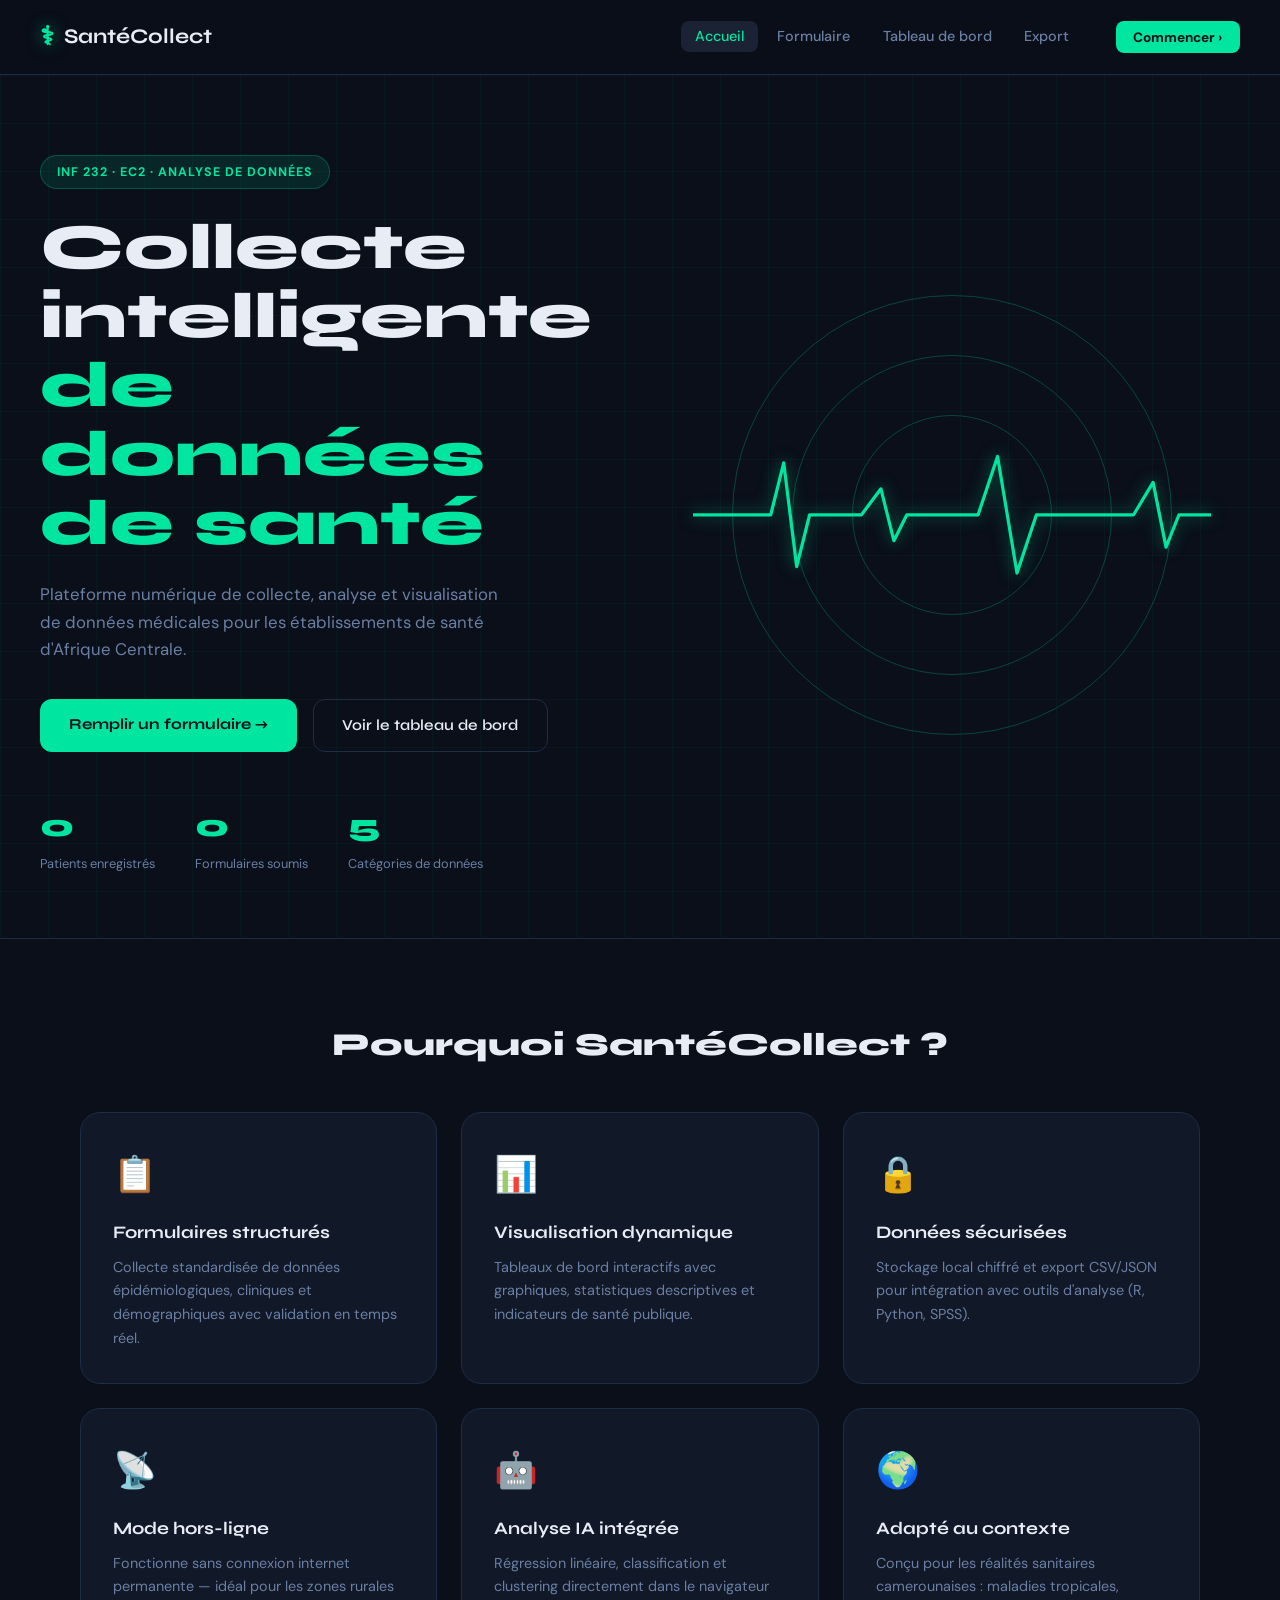
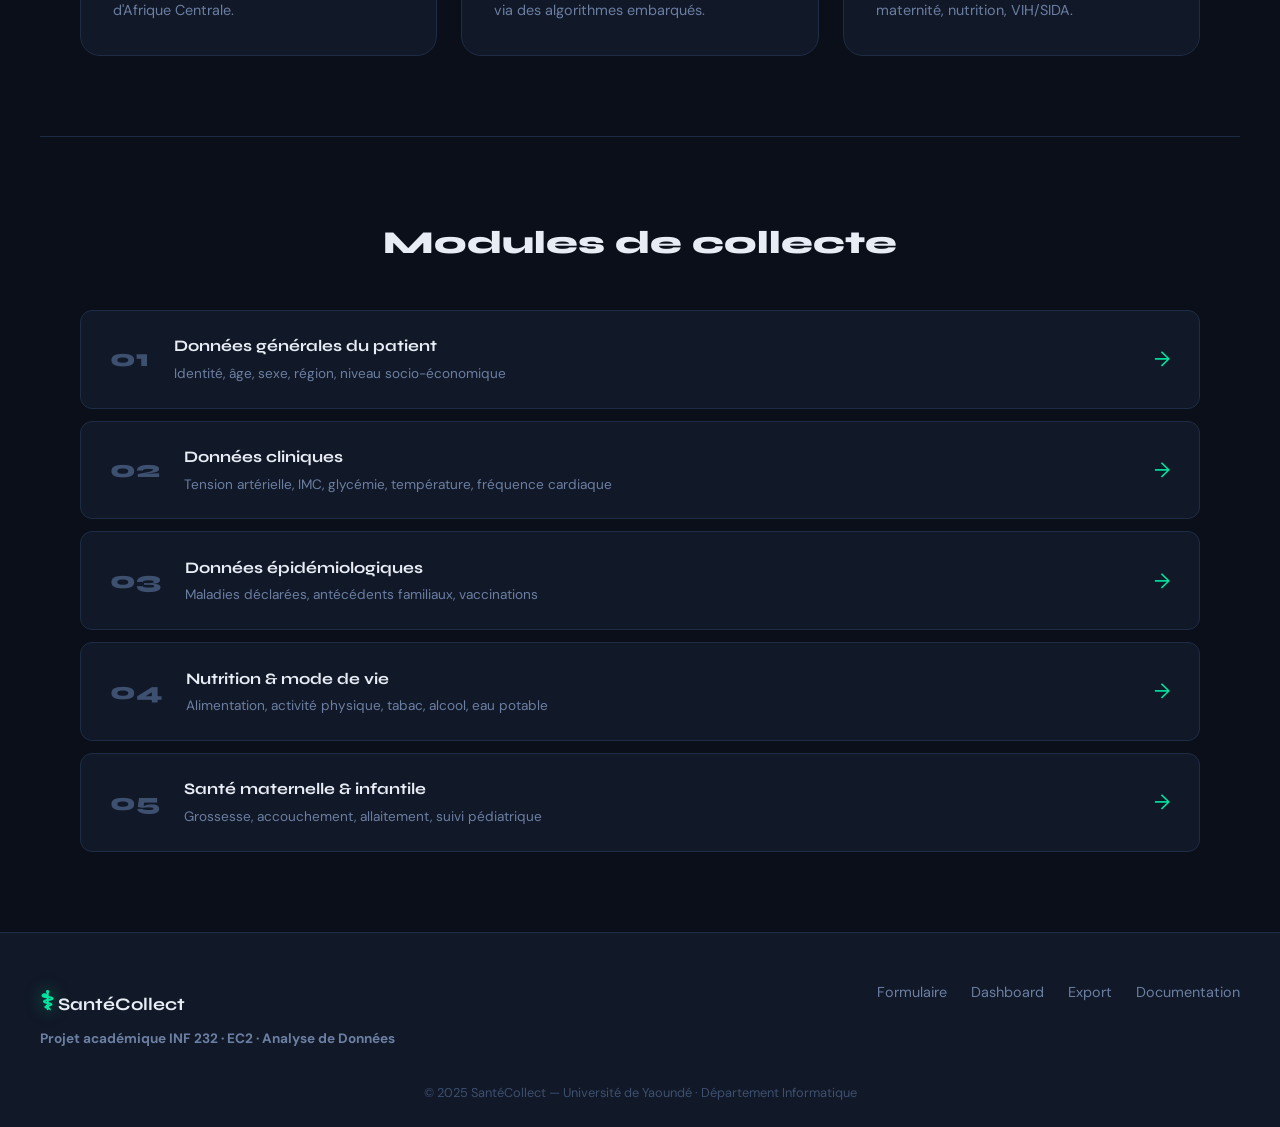
<file: index.html>
<!DOCTYPE html>
<html lang="fr">
<head>
  <meta charset="UTF-8" />
  <meta name="viewport" content="width=device-width, initial-scale=1.0" />
  <title>SantéCollect — Collecte de Données de Santé</title>
  <link rel="stylesheet" href="css/style.css" />
  <link href="https://fonts.googleapis.com/css2?family=Syne:wght@400;600;700;800&family=DM+Sans:ital,wght@0,300;0,400;0,500;1,300&display=swap" rel="stylesheet" />
  <link rel="icon" href="data:image/svg+xml,<svg xmlns='http://www.w3.org/2000/svg' viewBox='0 0 100 100'><text y='.9em' font-size='90'>🏥</text></svg>" />
</head>
<body>

  <!-- NAV -->
  <nav class="navbar">
    <div class="nav-brand">
      <span class="brand-icon">⚕</span>
      <span class="brand-name">SantéCollect</span>
    </div>
    <ul class="nav-links">
      <li><a href="index.html" class="active">Accueil</a></li>
      <li><a href="formulaire.html">Formulaire</a></li>
      <li><a href="dashboard.html">Tableau de bord</a></li>
      <li><a href="export.html">Export</a></li>
    </ul>
    <button class="btn-nav-cta" onclick="window.location='formulaire.html'">Commencer ›</button>
  </nav>

  <!-- HERO -->
  <header class="hero">
    <div class="hero-bg-grid"></div>
    <div class="hero-content">
      <span class="hero-badge">INF 232 · EC2 · Analyse de Données</span>
      <h1 class="hero-title">Collecte intelligente<br/><em>de données de santé</em></h1>
      <p class="hero-desc">Plateforme numérique de collecte, analyse et visualisation de données médicales pour les établissements de santé d'Afrique Centrale.</p>
      <div class="hero-actions">
        <a href="formulaire.html" class="btn-primary">Remplir un formulaire →</a>
        <a href="dashboard.html" class="btn-secondary">Voir le tableau de bord</a>
      </div>
      <div class="hero-stats">
        <div class="stat"><span class="stat-num" id="count-patients">0</span><span class="stat-label">Patients enregistrés</span></div>
        <div class="stat"><span class="stat-num" id="count-forms">0</span><span class="stat-label">Formulaires soumis</span></div>
        <div class="stat"><span class="stat-num">5</span><span class="stat-label">Catégories de données</span></div>
      </div>
    </div>
    <div class="hero-visual">
      <div class="pulse-circle"></div>
      <div class="pulse-circle delay-1"></div>
      <div class="pulse-circle delay-2"></div>
      <svg class="hero-ecg" viewBox="0 0 400 120" fill="none" xmlns="http://www.w3.org/2000/svg">
        <polyline points="0,60 40,60 60,60 70,20 80,100 90,60 110,60 130,60 145,40 155,80 165,60 200,60 220,60 235,15 250,105 265,60 300,60 340,60 355,35 365,85 375,60 400,60"
          stroke="#00e5a0" stroke-width="2.5" fill="none" stroke-linecap="round" stroke-linejoin="round"/>
      </svg>
    </div>
  </header>

  <!-- FEATURES -->
  <section class="features">
    <h2 class="section-title">Pourquoi SantéCollect ?</h2>
    <div class="features-grid">
      <div class="feature-card">
        <div class="feature-icon">📋</div>
        <h3>Formulaires structurés</h3>
        <p>Collecte standardisée de données épidémiologiques, cliniques et démographiques avec validation en temps réel.</p>
      </div>
      <div class="feature-card">
        <div class="feature-icon">📊</div>
        <h3>Visualisation dynamique</h3>
        <p>Tableaux de bord interactifs avec graphiques, statistiques descriptives et indicateurs de santé publique.</p>
      </div>
      <div class="feature-card">
        <div class="feature-icon">🔒</div>
        <h3>Données sécurisées</h3>
        <p>Stockage local chiffré et export CSV/JSON pour intégration avec outils d'analyse (R, Python, SPSS).</p>
      </div>
      <div class="feature-card">
        <div class="feature-icon">📡</div>
        <h3>Mode hors-ligne</h3>
        <p>Fonctionne sans connexion internet permanente — idéal pour les zones rurales d'Afrique Centrale.</p>
      </div>
      <div class="feature-card">
        <div class="feature-icon">🤖</div>
        <h3>Analyse IA intégrée</h3>
        <p>Régression linéaire, classification et clustering directement dans le navigateur via des algorithmes embarqués.</p>
      </div>
      <div class="feature-card">
        <div class="feature-icon">🌍</div>
        <h3>Adapté au contexte</h3>
        <p>Conçu pour les réalités sanitaires camerounaises : maladies tropicales, maternité, nutrition, VIH/SIDA.</p>
      </div>
    </div>
  </section>

  <!-- MODULES -->
  <section class="modules">
    <h2 class="section-title">Modules de collecte</h2>
    <div class="modules-list">
      <a href="formulaire.html?module=general" class="module-item">
        <span class="module-num">01</span>
        <div>
          <strong>Données générales du patient</strong>
          <p>Identité, âge, sexe, région, niveau socio-économique</p>
        </div>
        <span class="module-arrow">→</span>
      </a>
      <a href="formulaire.html?module=clinique" class="module-item">
        <span class="module-num">02</span>
        <div>
          <strong>Données cliniques</strong>
          <p>Tension artérielle, IMC, glycémie, température, fréquence cardiaque</p>
        </div>
        <span class="module-arrow">→</span>
      </a>
      <a href="formulaire.html?module=epidemio" class="module-item">
        <span class="module-num">03</span>
        <div>
          <strong>Données épidémiologiques</strong>
          <p>Maladies déclarées, antécédents familiaux, vaccinations</p>
        </div>
        <span class="module-arrow">→</span>
      </a>
      <a href="formulaire.html?module=nutrition" class="module-item">
        <span class="module-num">04</span>
        <div>
          <strong>Nutrition & mode de vie</strong>
          <p>Alimentation, activité physique, tabac, alcool, eau potable</p>
        </div>
        <span class="module-arrow">→</span>
      </a>
      <a href="formulaire.html?module=maternite" class="module-item">
        <span class="module-num">05</span>
        <div>
          <strong>Santé maternelle & infantile</strong>
          <p>Grossesse, accouchement, allaitement, suivi pédiatrique</p>
        </div>
        <span class="module-arrow">→</span>
      </a>
    </div>
  </section>

  <!-- FOOTER -->
  <footer class="footer">
    <div class="footer-inner">
      <div class="footer-brand">
        <span class="brand-icon">⚕</span> SantéCollect
        <p>Projet académique INF 232 · EC2 · Analyse de Données</p>
      </div>
      <div class="footer-links">
        <a href="formulaire.html">Formulaire</a>
        <a href="dashboard.html">Dashboard</a>
        <a href="export.html">Export</a>
        <a href="README.md">Documentation</a>
      </div>
    </div>
    <p class="footer-copy">© 2025 SantéCollect — Université de Yaoundé · Département Informatique</p>
  </footer>

  <script src="js/app.js"></script>
  <script>
    // Animate stats counters
    function animateCounter(el, target, duration) {
      let start = 0;
      const step = Math.ceil(target / (duration / 30));
      const timer = setInterval(() => {
        start += step;
        if (start >= target) { el.textContent = target; clearInterval(timer); }
        else el.textContent = start;
      }, 30);
    }
    window.addEventListener('DOMContentLoaded', () => {
      const data = JSON.parse(localStorage.getItem('sante_collect_data') || '[]');
      animateCounter(document.getElementById('count-patients'), data.length, 800);
      animateCounter(document.getElementById('count-forms'), data.length, 800);
    });
  </script>
</body>
</html>
</file>
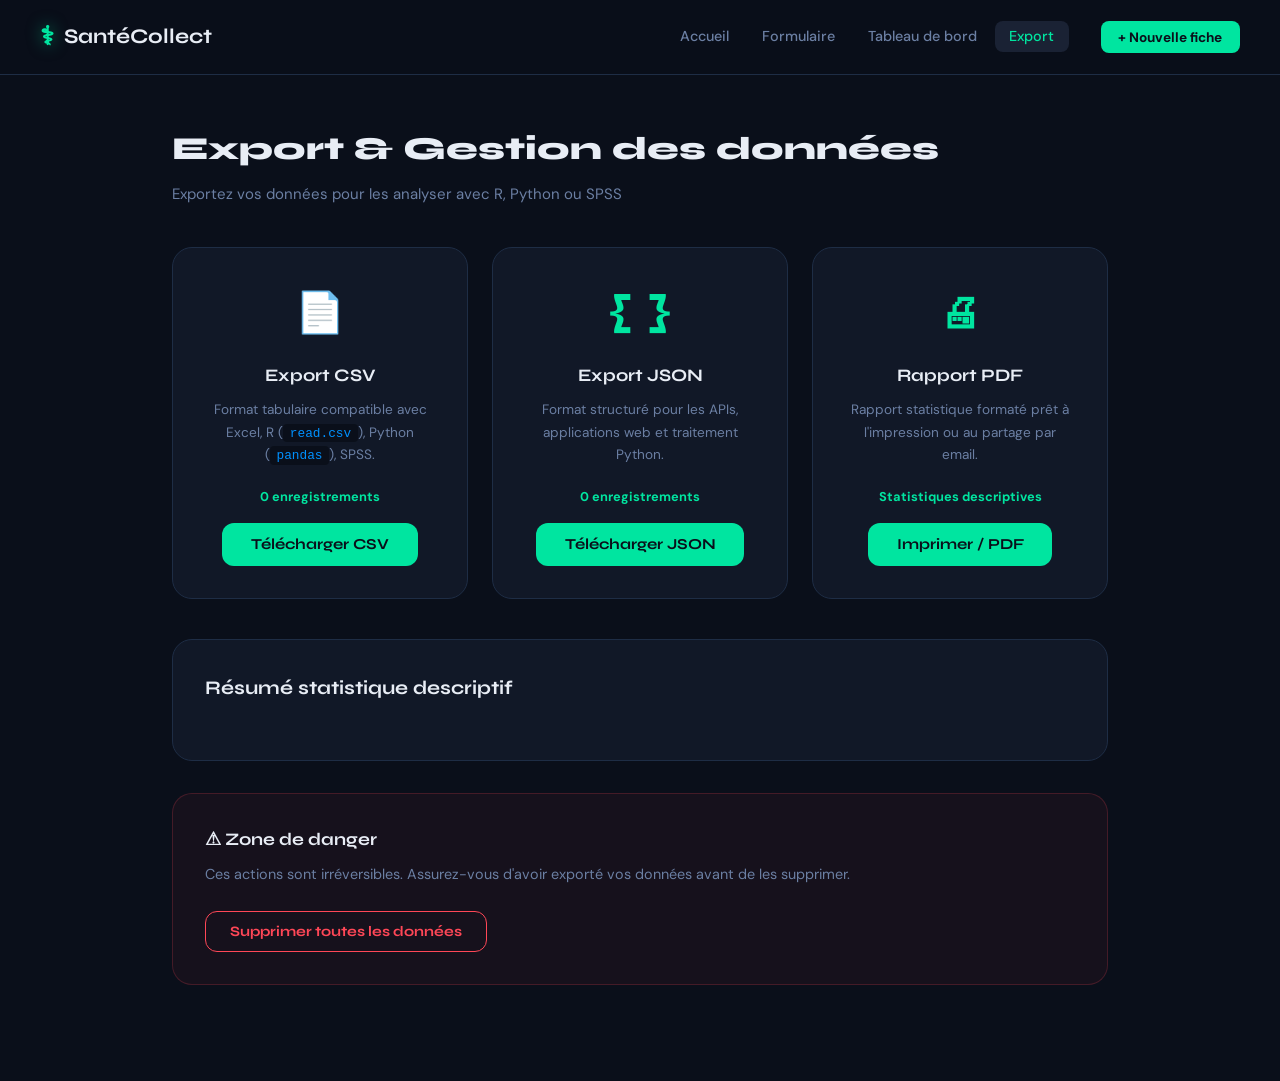
<file: export.html>
<!DOCTYPE html>
<html lang="fr">
<head>
  <meta charset="UTF-8" />
  <meta name="viewport" content="width=device-width, initial-scale=1.0" />
  <title>Export — SantéCollect</title>
  <link rel="stylesheet" href="css/style.css" />
  <link href="https://fonts.googleapis.com/css2?family=Syne:wght@400;600;700;800&family=DM+Sans:ital,wght@0,300;0,400;0,500;1,300&display=swap" rel="stylesheet" />
</head>
<body>

  <nav class="navbar">
    <div class="nav-brand">
      <span class="brand-icon">⚕</span>
      <span class="brand-name">SantéCollect</span>
    </div>
    <ul class="nav-links">
      <li><a href="index.html">Accueil</a></li>
      <li><a href="formulaire.html">Formulaire</a></li>
      <li><a href="dashboard.html">Tableau de bord</a></li>
      <li><a href="export.html" class="active">Export</a></li>
    </ul>
    <button class="btn-nav-cta" onclick="window.location='formulaire.html'">+ Nouvelle fiche</button>
  </nav>

  <main class="export-page">
    <div class="dash-header">
      <h1>Export & Gestion des données</h1>
      <p>Exportez vos données pour les analyser avec R, Python ou SPSS</p>
    </div>

    <div class="export-grid">

      <div class="export-card">
        <div class="export-icon">📄</div>
        <h3>Export CSV</h3>
        <p>Format tabulaire compatible avec Excel, R (<code>read.csv</code>), Python (<code>pandas</code>), SPSS.</p>
        <div class="export-meta" id="csv-meta">0 enregistrements</div>
        <button class="btn-primary" onclick="exportCSV()">Télécharger CSV</button>
      </div>

      <div class="export-card">
        <div class="export-icon">{ }</div>
        <h3>Export JSON</h3>
        <p>Format structuré pour les APIs, applications web et traitement Python.</p>
        <div class="export-meta" id="json-meta">0 enregistrements</div>
        <button class="btn-primary" onclick="exportJSON()">Télécharger JSON</button>
      </div>

      <div class="export-card">
        <div class="export-icon">🖨</div>
        <h3>Rapport PDF</h3>
        <p>Rapport statistique formaté prêt à l'impression ou au partage par email.</p>
        <div class="export-meta">Statistiques descriptives</div>
        <button class="btn-primary" onclick="window.print()">Imprimer / PDF</button>
      </div>

    </div>

    <!-- STATS SUMMARY -->
    <div class="stats-summary" id="stats-summary">
      <h2>Résumé statistique descriptif</h2>
      <div id="stats-content"></div>
    </div>

    <!-- DANGER ZONE -->
    <div class="danger-zone">
      <h3>⚠ Zone de danger</h3>
      <p>Ces actions sont irréversibles. Assurez-vous d'avoir exporté vos données avant de les supprimer.</p>
      <button class="btn-danger" onclick="clearAllData()">Supprimer toutes les données</button>
    </div>

  </main>

  <script src="js/app.js"></script>
  <script src="js/export.js"></script>
</body>
</html>
</file>
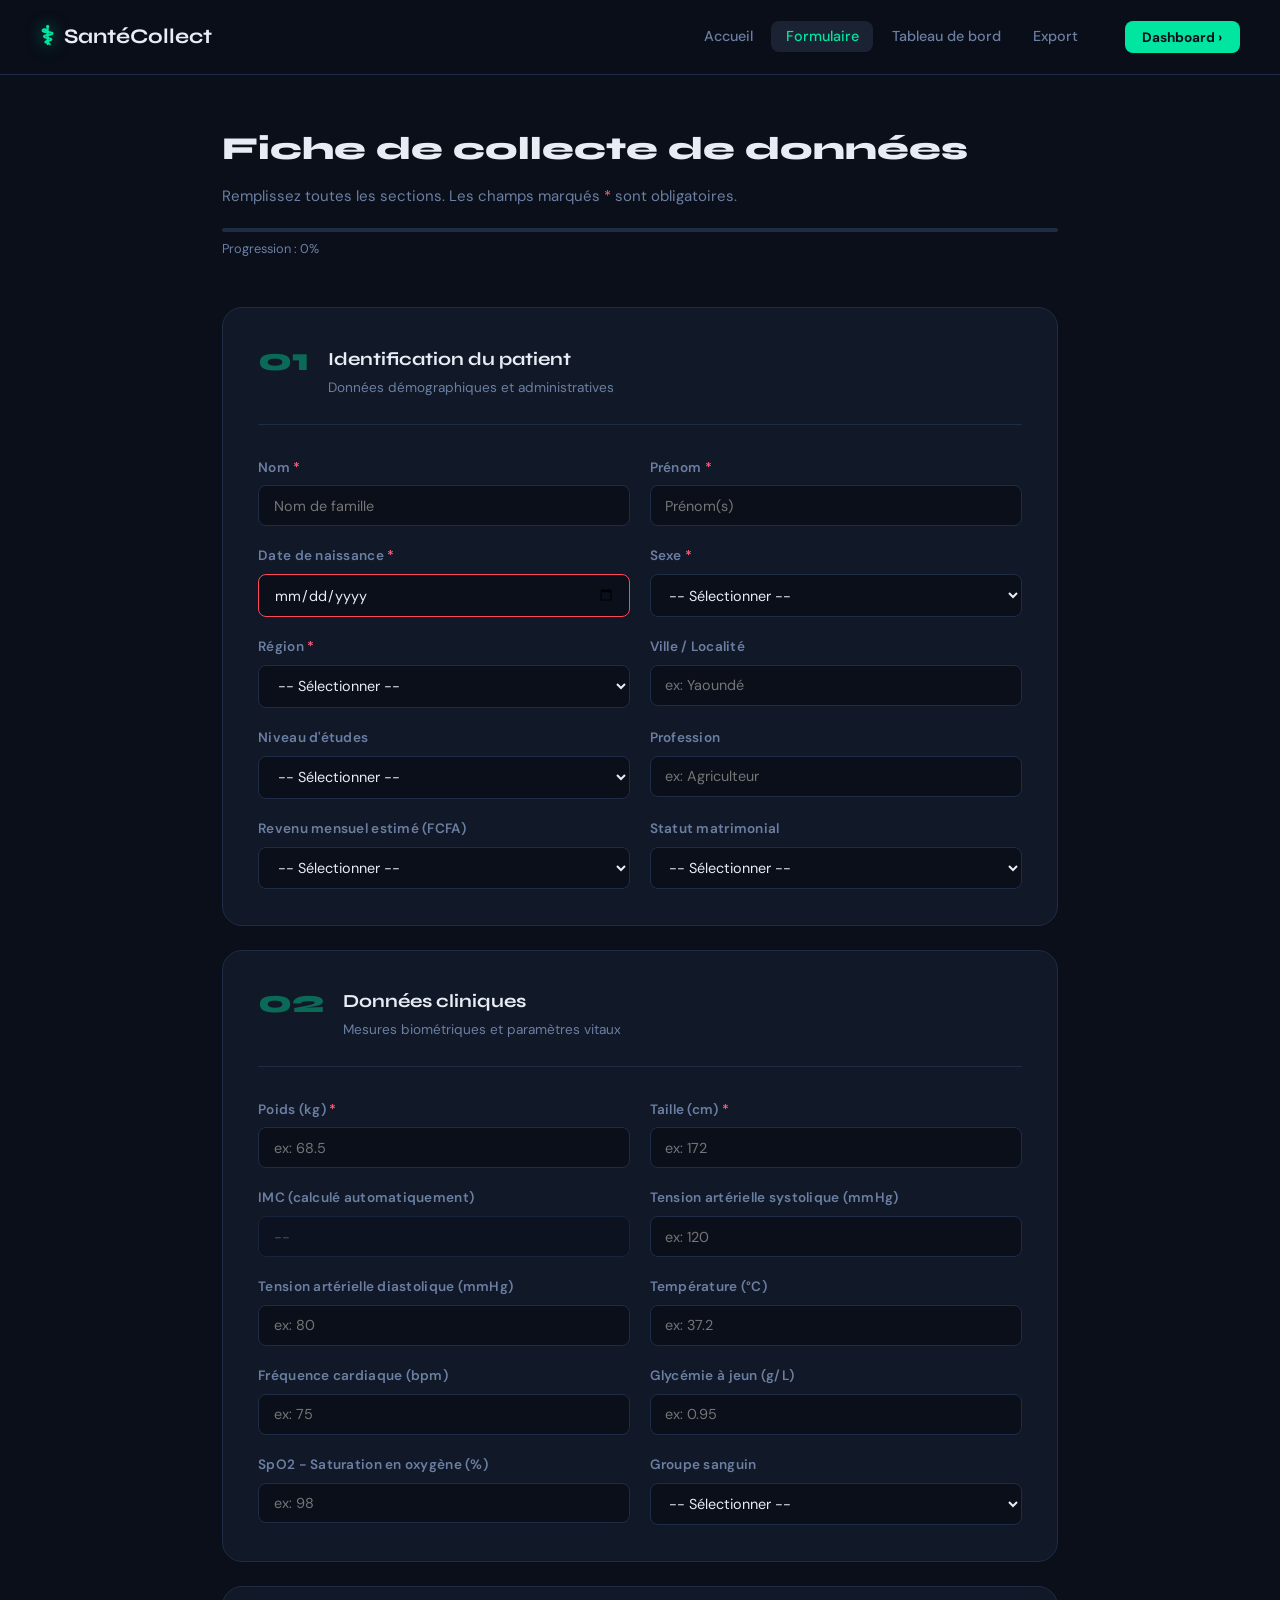
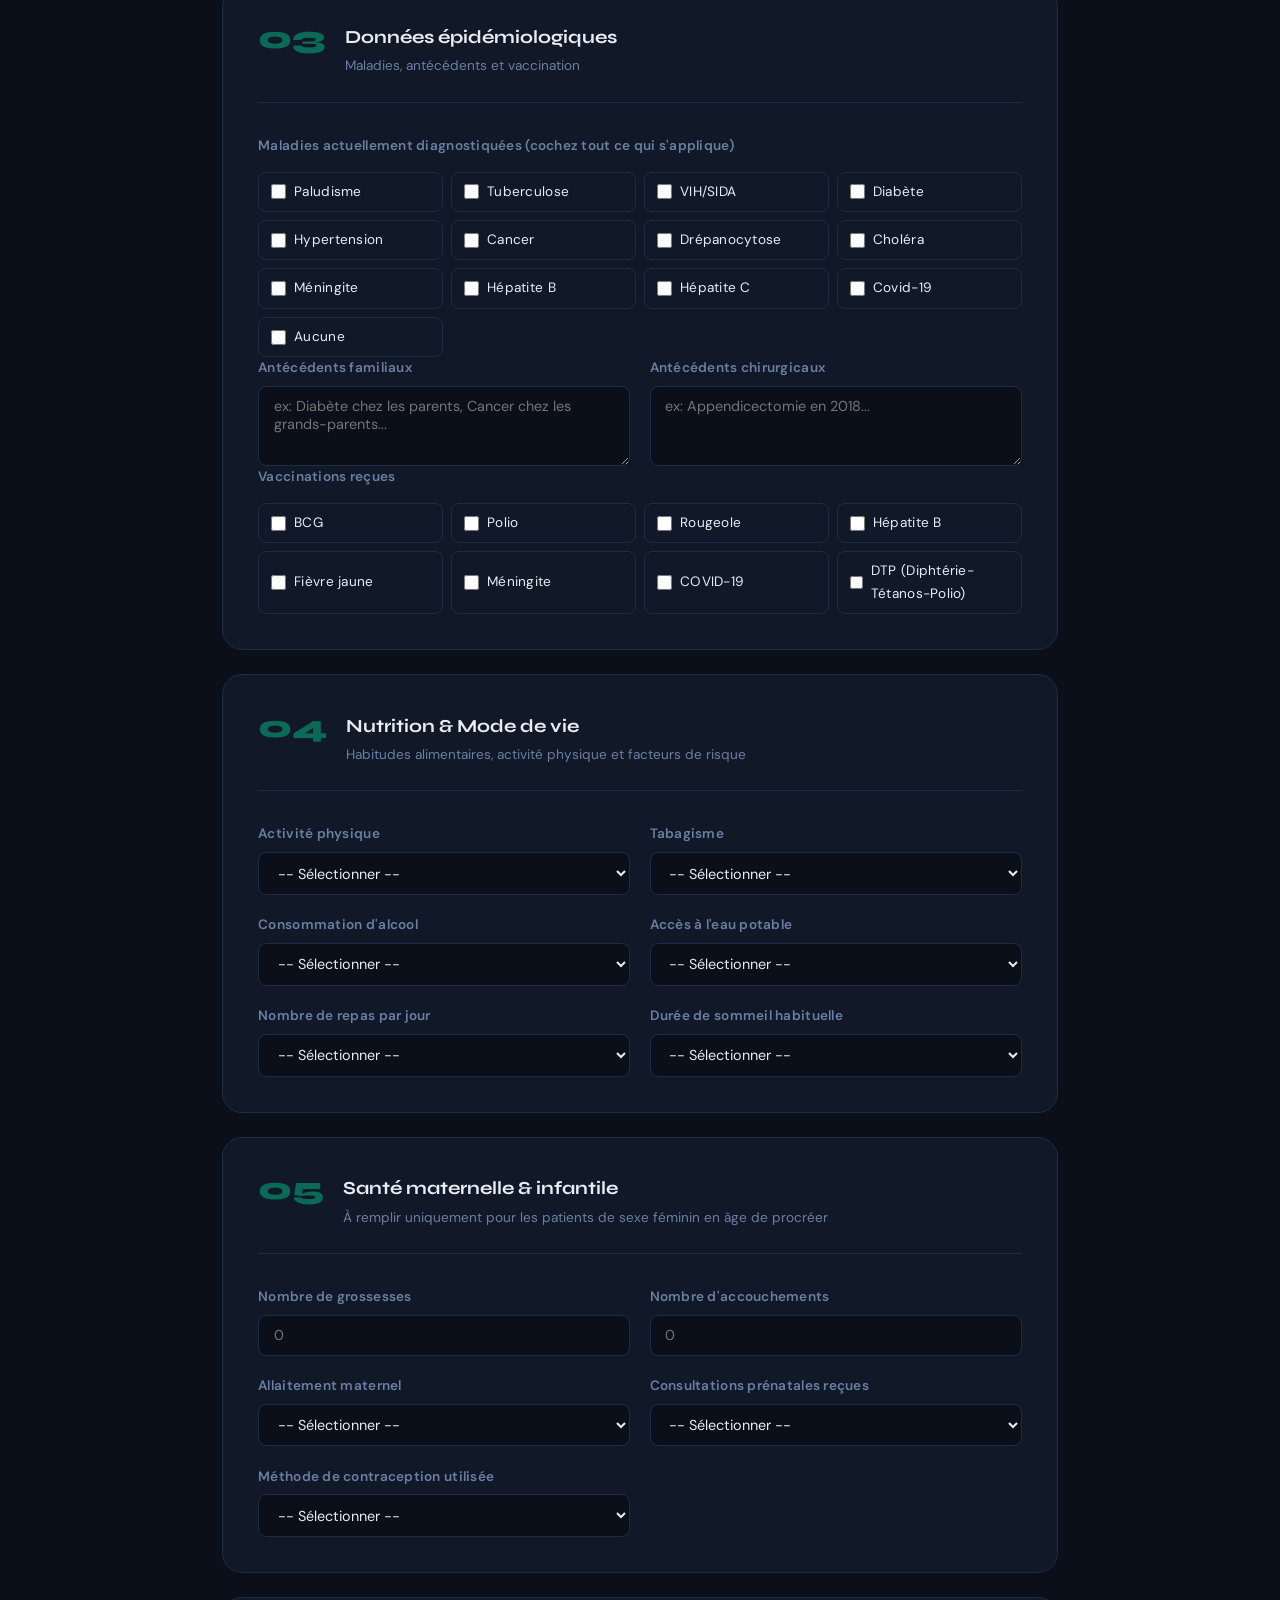
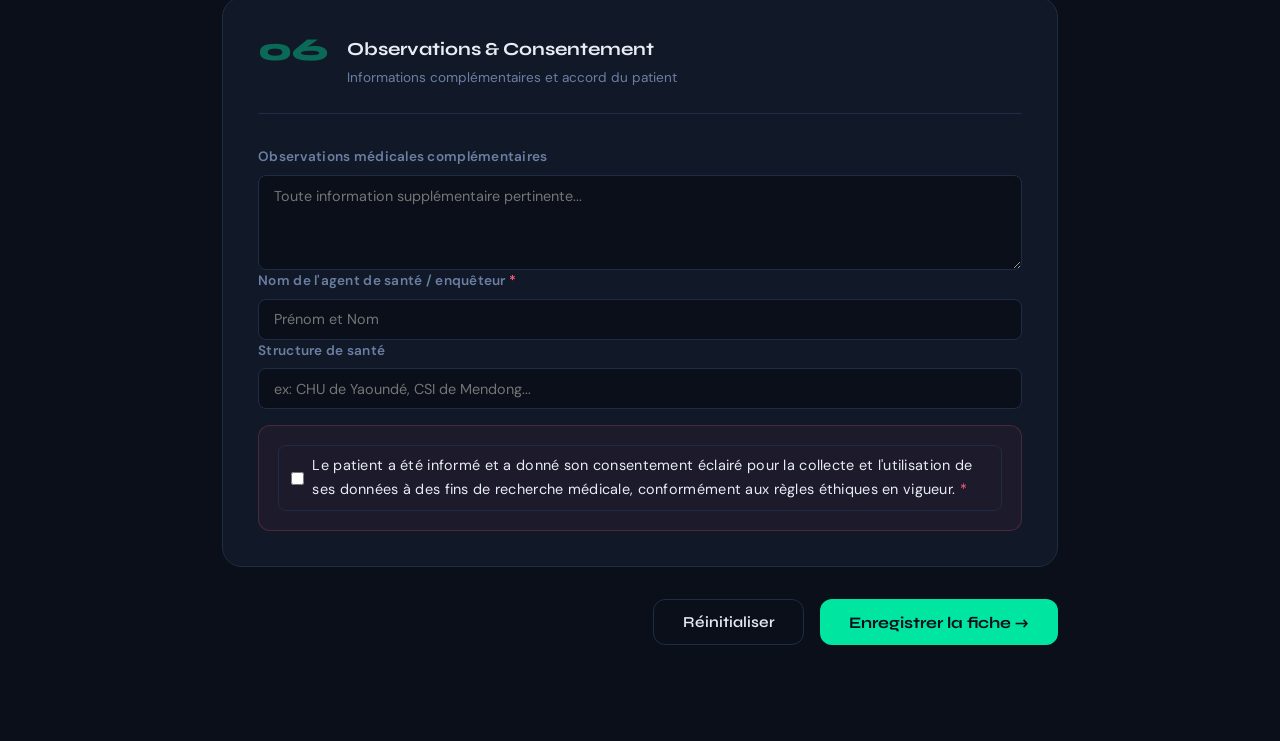
<file: formulaire.html>
<!DOCTYPE html>
<html lang="fr">
<head>
  <meta charset="UTF-8" />
  <meta name="viewport" content="width=device-width, initial-scale=1.0" />
  <title>Formulaire — SantéCollect</title>
  <link rel="stylesheet" href="css/style.css" />
  <link href="https://fonts.googleapis.com/css2?family=Syne:wght@400;600;700;800&family=DM+Sans:ital,wght@0,300;0,400;0,500;1,300&display=swap" rel="stylesheet" />
</head>
<body>

  <nav class="navbar">
    <div class="nav-brand">
      <span class="brand-icon">⚕</span>
      <span class="brand-name">SantéCollect</span>
    </div>
    <ul class="nav-links">
      <li><a href="index.html">Accueil</a></li>
      <li><a href="formulaire.html" class="active">Formulaire</a></li>
      <li><a href="dashboard.html">Tableau de bord</a></li>
      <li><a href="export.html">Export</a></li>
    </ul>
    <button class="btn-nav-cta" onclick="window.location='dashboard.html'">Dashboard ›</button>
  </nav>

  <main class="form-page">
    <div class="form-header">
      <h1>Fiche de collecte de données</h1>
      <p>Remplissez toutes les sections. Les champs marqués <span class="required-mark">*</span> sont obligatoires.</p>
      <div class="form-progress-bar">
        <div class="form-progress-fill" id="progress-fill"></div>
      </div>
      <p class="form-progress-label" id="progress-label">Progression : 0%</p>
    </div>

    <form id="main-form" novalidate>

      <!-- SECTION 1 -->
      <div class="form-section" data-section="1">
        <div class="section-header">
          <span class="section-num">01</span>
          <div>
            <h2>Identification du patient</h2>
            <p>Données démographiques et administratives</p>
          </div>
        </div>

        <div class="form-grid">
          <div class="form-group">
            <label for="nom">Nom <span class="required-mark">*</span></label>
            <input type="text" id="nom" name="nom" placeholder="Nom de famille" required />
          </div>
          <div class="form-group">
            <label for="prenom">Prénom <span class="required-mark">*</span></label>
            <input type="text" id="prenom" name="prenom" placeholder="Prénom(s)" required />
          </div>
          <div class="form-group">
            <label for="dob">Date de naissance <span class="required-mark">*</span></label>
            <input type="date" id="dob" name="dob" required />
          </div>
          <div class="form-group">
            <label for="sexe">Sexe <span class="required-mark">*</span></label>
            <select id="sexe" name="sexe" required>
              <option value="">-- Sélectionner --</option>
              <option value="M">Masculin</option>
              <option value="F">Féminin</option>
            </select>
          </div>
          <div class="form-group">
            <label for="region">Région <span class="required-mark">*</span></label>
            <select id="region" name="region" required>
              <option value="">-- Sélectionner --</option>
              <option>Adamaoua</option><option>Centre</option><option>Est</option>
              <option>Extrême-Nord</option><option>Littoral</option><option>Nord</option>
              <option>Nord-Ouest</option><option>Ouest</option><option>Sud</option><option>Sud-Ouest</option>
            </select>
          </div>
          <div class="form-group">
            <label for="ville">Ville / Localité</label>
            <input type="text" id="ville" name="ville" placeholder="ex: Yaoundé" />
          </div>
          <div class="form-group">
            <label for="niveau_etude">Niveau d'études</label>
            <select id="niveau_etude" name="niveau_etude">
              <option value="">-- Sélectionner --</option>
              <option>Aucun</option><option>Primaire</option><option>Secondaire</option>
              <option>Universitaire</option><option>Post-universitaire</option>
            </select>
          </div>
          <div class="form-group">
            <label for="profession">Profession</label>
            <input type="text" id="profession" name="profession" placeholder="ex: Agriculteur" />
          </div>
          <div class="form-group">
            <label for="revenu">Revenu mensuel estimé (FCFA)</label>
            <select id="revenu" name="revenu">
              <option value="">-- Sélectionner --</option>
              <option value="<30000">Moins de 30 000</option>
              <option value="30-100k">30 000 – 100 000</option>
              <option value="100-300k">100 000 – 300 000</option>
              <option value=">300000">Plus de 300 000</option>
            </select>
          </div>
          <div class="form-group">
            <label for="statut_matrimonial">Statut matrimonial</label>
            <select id="statut_matrimonial" name="statut_matrimonial">
              <option value="">-- Sélectionner --</option>
              <option>Célibataire</option><option>Marié(e)</option>
              <option>Divorcé(e)</option><option>Veuf/Veuve</option>
            </select>
          </div>
        </div>
      </div>

      <!-- SECTION 2 -->
      <div class="form-section" data-section="2">
        <div class="section-header">
          <span class="section-num">02</span>
          <div>
            <h2>Données cliniques</h2>
            <p>Mesures biométriques et paramètres vitaux</p>
          </div>
        </div>

        <div class="form-grid">
          <div class="form-group">
            <label for="poids">Poids (kg) <span class="required-mark">*</span></label>
            <input type="number" id="poids" name="poids" min="2" max="250" step="0.1" placeholder="ex: 68.5" required />
          </div>
          <div class="form-group">
            <label for="taille">Taille (cm) <span class="required-mark">*</span></label>
            <input type="number" id="taille" name="taille" min="40" max="220" step="0.5" placeholder="ex: 172" required />
          </div>
          <div class="form-group">
            <label for="imc">IMC (calculé automatiquement)</label>
            <input type="text" id="imc" name="imc" readonly placeholder="--" class="readonly-field" />
          </div>
          <div class="form-group">
            <label for="ta_systolique">Tension artérielle systolique (mmHg)</label>
            <input type="number" id="ta_systolique" name="ta_systolique" min="60" max="250" placeholder="ex: 120" />
          </div>
          <div class="form-group">
            <label for="ta_diastolique">Tension artérielle diastolique (mmHg)</label>
            <input type="number" id="ta_diastolique" name="ta_diastolique" min="40" max="150" placeholder="ex: 80" />
          </div>
          <div class="form-group">
            <label for="temperature">Température (°C)</label>
            <input type="number" id="temperature" name="temperature" min="34" max="43" step="0.1" placeholder="ex: 37.2" />
          </div>
          <div class="form-group">
            <label for="freq_cardiaque">Fréquence cardiaque (bpm)</label>
            <input type="number" id="freq_cardiaque" name="freq_cardiaque" min="30" max="250" placeholder="ex: 75" />
          </div>
          <div class="form-group">
            <label for="glycemie">Glycémie à jeun (g/L)</label>
            <input type="number" id="glycemie" name="glycemie" min="0.1" max="10" step="0.01" placeholder="ex: 0.95" />
          </div>
          <div class="form-group">
            <label for="spo2">SpO2 - Saturation en oxygène (%)</label>
            <input type="number" id="spo2" name="spo2" min="50" max="100" placeholder="ex: 98" />
          </div>
          <div class="form-group">
            <label for="groupe_sanguin">Groupe sanguin</label>
            <select id="groupe_sanguin" name="groupe_sanguin">
              <option value="">-- Sélectionner --</option>
              <option>A+</option><option>A-</option><option>B+</option><option>B-</option>
              <option>AB+</option><option>AB-</option><option>O+</option><option>O-</option>
              <option>Inconnu</option>
            </select>
          </div>
        </div>

        <div class="imc-display" id="imc-display" style="display:none">
          <div class="imc-value" id="imc-value">--</div>
          <div class="imc-label" id="imc-label">--</div>
          <div class="imc-scale">
            <div class="imc-bar"><div class="imc-indicator" id="imc-indicator"></div></div>
            <div class="imc-scale-labels">
              <span>Insuffisant</span><span>Normal</span><span>Surpoids</span><span>Obèse</span>
            </div>
          </div>
        </div>
      </div>

      <!-- SECTION 3 -->
      <div class="form-section" data-section="3">
        <div class="section-header">
          <span class="section-num">03</span>
          <div>
            <h2>Données épidémiologiques</h2>
            <p>Maladies, antécédents et vaccination</p>
          </div>
        </div>

        <div class="form-group full-width">
          <label>Maladies actuellement diagnostiquées (cochez tout ce qui s'applique)</label>
          <div class="checkbox-grid">
            <label class="checkbox-item"><input type="checkbox" name="maladies" value="Paludisme" /> Paludisme</label>
            <label class="checkbox-item"><input type="checkbox" name="maladies" value="Tuberculose" /> Tuberculose</label>
            <label class="checkbox-item"><input type="checkbox" name="maladies" value="VIH/SIDA" /> VIH/SIDA</label>
            <label class="checkbox-item"><input type="checkbox" name="maladies" value="Diabète" /> Diabète</label>
            <label class="checkbox-item"><input type="checkbox" name="maladies" value="Hypertension" /> Hypertension</label>
            <label class="checkbox-item"><input type="checkbox" name="maladies" value="Cancer" /> Cancer</label>
            <label class="checkbox-item"><input type="checkbox" name="maladies" value="Drépanocytose" /> Drépanocytose</label>
            <label class="checkbox-item"><input type="checkbox" name="maladies" value="Choléra" /> Choléra</label>
            <label class="checkbox-item"><input type="checkbox" name="maladies" value="Méningite" /> Méningite</label>
            <label class="checkbox-item"><input type="checkbox" name="maladies" value="Hépatite B" /> Hépatite B</label>
            <label class="checkbox-item"><input type="checkbox" name="maladies" value="Hépatite C" /> Hépatite C</label>
            <label class="checkbox-item"><input type="checkbox" name="maladies" value="Covid-19" /> Covid-19</label>
            <label class="checkbox-item"><input type="checkbox" name="maladies" value="Aucune" id="maladie-aucune" /> Aucune</label>
          </div>
        </div>

        <div class="form-grid">
          <div class="form-group">
            <label for="ant_familiaux">Antécédents familiaux</label>
            <textarea id="ant_familiaux" name="ant_familiaux" rows="3" placeholder="ex: Diabète chez les parents, Cancer chez les grands-parents..."></textarea>
          </div>
          <div class="form-group">
            <label for="ant_chirurgicaux">Antécédents chirurgicaux</label>
            <textarea id="ant_chirurgicaux" name="ant_chirurgicaux" rows="3" placeholder="ex: Appendicectomie en 2018..."></textarea>
          </div>
        </div>

        <div class="form-group full-width">
          <label>Vaccinations reçues</label>
          <div class="checkbox-grid">
            <label class="checkbox-item"><input type="checkbox" name="vaccins" value="BCG" /> BCG</label>
            <label class="checkbox-item"><input type="checkbox" name="vaccins" value="Polio" /> Polio</label>
            <label class="checkbox-item"><input type="checkbox" name="vaccins" value="Rougeole" /> Rougeole</label>
            <label class="checkbox-item"><input type="checkbox" name="vaccins" value="Hépatite B" /> Hépatite B</label>
            <label class="checkbox-item"><input type="checkbox" name="vaccins" value="Fièvre jaune" /> Fièvre jaune</label>
            <label class="checkbox-item"><input type="checkbox" name="vaccins" value="Méningite" /> Méningite</label>
            <label class="checkbox-item"><input type="checkbox" name="vaccins" value="COVID-19" /> COVID-19</label>
            <label class="checkbox-item"><input type="checkbox" name="vaccins" value="DTP" /> DTP (Diphtérie-Tétanos-Polio)</label>
          </div>
        </div>
      </div>

      <!-- SECTION 4 -->
      <div class="form-section" data-section="4">
        <div class="section-header">
          <span class="section-num">04</span>
          <div>
            <h2>Nutrition & Mode de vie</h2>
            <p>Habitudes alimentaires, activité physique et facteurs de risque</p>
          </div>
        </div>

        <div class="form-grid">
          <div class="form-group">
            <label for="activite_physique">Activité physique</label>
            <select id="activite_physique" name="activite_physique">
              <option value="">-- Sélectionner --</option>
              <option>Sédentaire (aucune)</option>
              <option>Légère (1-2x/semaine)</option>
              <option>Modérée (3-4x/semaine)</option>
              <option>Intense (5+x/semaine)</option>
            </select>
          </div>
          <div class="form-group">
            <label for="tabac">Tabagisme</label>
            <select id="tabac" name="tabac">
              <option value="">-- Sélectionner --</option>
              <option>Non-fumeur</option>
              <option>Ex-fumeur</option>
              <option>Fumeur occasionnel</option>
              <option>Fumeur régulier</option>
            </select>
          </div>
          <div class="form-group">
            <label for="alcool">Consommation d'alcool</label>
            <select id="alcool" name="alcool">
              <option value="">-- Sélectionner --</option>
              <option>Jamais</option>
              <option>Occasionnel</option>
              <option>Hebdomadaire</option>
              <option>Quotidien</option>
            </select>
          </div>
          <div class="form-group">
            <label for="eau_potable">Accès à l'eau potable</label>
            <select id="eau_potable" name="eau_potable">
              <option value="">-- Sélectionner --</option>
              <option>Eau courante traitée</option>
              <option>Puits / forage</option>
              <option>Rivière / marigot</option>
              <option>Eau en bouteille</option>
            </select>
          </div>
          <div class="form-group">
            <label for="nbr_repas">Nombre de repas par jour</label>
            <select id="nbr_repas" name="nbr_repas">
              <option value="">-- Sélectionner --</option>
              <option value="1">1 repas</option>
              <option value="2">2 repas</option>
              <option value="3">3 repas</option>
              <option value="4">4 repas ou plus</option>
            </select>
          </div>
          <div class="form-group">
            <label for="sommeil">Durée de sommeil habituelle</label>
            <select id="sommeil" name="sommeil">
              <option value="">-- Sélectionner --</option>
              <option>Moins de 5h</option>
              <option>5-6h</option>
              <option>7-8h</option>
              <option>Plus de 8h</option>
            </select>
          </div>
        </div>
      </div>

      <!-- SECTION 5 -->
      <div class="form-section" data-section="5">
        <div class="section-header">
          <span class="section-num">05</span>
          <div>
            <h2>Santé maternelle & infantile</h2>
            <p>À remplir uniquement pour les patients de sexe féminin en âge de procréer</p>
          </div>
        </div>

        <div id="maternite-fields">
          <div class="form-grid">
            <div class="form-group">
              <label for="nb_grossesses">Nombre de grossesses</label>
              <input type="number" id="nb_grossesses" name="nb_grossesses" min="0" max="20" placeholder="0" />
            </div>
            <div class="form-group">
              <label for="nb_accouchements">Nombre d'accouchements</label>
              <input type="number" id="nb_accouchements" name="nb_accouchements" min="0" max="20" placeholder="0" />
            </div>
            <div class="form-group">
              <label for="allaitement">Allaitement maternel</label>
              <select id="allaitement" name="allaitement">
                <option value="">-- Sélectionner --</option>
                <option>Oui, exclusif</option>
                <option>Oui, mixte</option>
                <option>Non</option>
                <option>Non applicable</option>
              </select>
            </div>
            <div class="form-group">
              <label for="cpn">Consultations prénatales reçues</label>
              <select id="cpn" name="cpn">
                <option value="">-- Sélectionner --</option>
                <option value="0">Aucune</option>
                <option value="1-3">1 à 3</option>
                <option value="4+">4 ou plus</option>
                <option>Non applicable</option>
              </select>
            </div>
            <div class="form-group">
              <label for="contraception">Méthode de contraception utilisée</label>
              <select id="contraception" name="contraception">
                <option value="">-- Sélectionner --</option>
                <option>Aucune</option>
                <option>Pilule</option>
                <option>Préservatif</option>
                <option>DIU / Stérilet</option>
                <option>Injectable</option>
                <option>Abstinence</option>
              </select>
            </div>
          </div>
        </div>
      </div>

      <!-- SECTION 6 - Commentaires -->
      <div class="form-section" data-section="6">
        <div class="section-header">
          <span class="section-num">06</span>
          <div>
            <h2>Observations & Consentement</h2>
            <p>Informations complémentaires et accord du patient</p>
          </div>
        </div>

        <div class="form-group full-width">
          <label for="observations">Observations médicales complémentaires</label>
          <textarea id="observations" name="observations" rows="4" placeholder="Toute information supplémentaire pertinente..."></textarea>
        </div>

        <div class="form-group full-width">
          <label for="nom_agent">Nom de l'agent de santé / enquêteur <span class="required-mark">*</span></label>
          <input type="text" id="nom_agent" name="nom_agent" placeholder="Prénom et Nom" required />
        </div>

        <div class="form-group full-width">
          <label for="structure_sante">Structure de santé</label>
          <input type="text" id="structure_sante" name="structure_sante" placeholder="ex: CHU de Yaoundé, CSI de Mendong..." />
        </div>

        <div class="consent-box">
          <label class="checkbox-item consent-check">
            <input type="checkbox" id="consentement" name="consentement" required />
            <span>Le patient a été informé et a donné son consentement éclairé pour la collecte et l'utilisation de ses données à des fins de recherche médicale, conformément aux règles éthiques en vigueur. <span class="required-mark">*</span></span>
          </label>
        </div>
      </div>

      <!-- SUBMIT -->
      <div class="form-actions">
        <button type="button" class="btn-secondary" onclick="resetForm()">Réinitialiser</button>
        <button type="submit" class="btn-primary btn-submit" id="submit-btn">
          <span>Enregistrer la fiche →</span>
        </button>
      </div>

    </form>

    <!-- SUCCESS MESSAGE -->
    <div class="success-overlay" id="success-overlay" style="display:none">
      <div class="success-card">
        <div class="success-icon">✓</div>
        <h2>Fiche enregistrée avec succès !</h2>
        <p>Les données ont été sauvegardées localement.</p>
        <div class="success-actions">
          <button class="btn-primary" onclick="window.location='formulaire.html'">Nouvelle fiche</button>
          <button class="btn-secondary" onclick="window.location='dashboard.html'">Voir le dashboard</button>
        </div>
      </div>
    </div>
  </main>

  <script src="js/app.js"></script>
  <script src="js/form.js"></script>
</body>
</html>
</file>
<file: css/style.css>
/* =============================================
   SantéCollect — CSS Principal
   INF 232 · EC2 · Analyse de Données
   ============================================= */

:root {
  --bg: #0a0f1a;
  --surface: #111827;
  --surface2: #1a2234;
  --border: #1e2d45;
  --accent: #00e5a0;
  --accent2: #0091ff;
  --accent3: #ff5e7e;
  --text: #e8edf5;
  --text-muted: #6b7fa3;
  --text-dim: #3d5070;
  --danger: #ff4757;
  --warning: #ffa502;
  --success: #00e5a0;
  --font-display: 'Syne', sans-serif;
  --font-body: 'DM Sans', sans-serif;
  --radius: 12px;
  --radius-lg: 20px;
  --shadow: 0 4px 32px rgba(0,0,0,0.4);
  --glow: 0 0 30px rgba(0,229,160,0.15);
}

* { box-sizing: border-box; margin: 0; padding: 0; }

html { scroll-behavior: smooth; }

body {
  background: var(--bg);
  color: var(--text);
  font-family: var(--font-body);
  font-size: 15px;
  line-height: 1.65;
  min-height: 100vh;
}

/* ---- NAVBAR ---- */
.navbar {
  position: sticky; top: 0; z-index: 100;
  display: flex; align-items: center; gap: 2rem;
  padding: 1rem 2.5rem;
  background: rgba(10,15,26,0.92);
  backdrop-filter: blur(16px);
  border-bottom: 1px solid var(--border);
}

.nav-brand {
  display: flex; align-items: center; gap: 0.6rem;
  font-family: var(--font-display); font-size: 1.3rem; font-weight: 700;
  color: var(--text); text-decoration: none;
  flex-shrink: 0;
}
.brand-icon {
  font-size: 1.6rem; color: var(--accent);
  text-shadow: 0 0 16px rgba(0,229,160,0.5);
}

.nav-links {
  display: flex; gap: 0.25rem; list-style: none;
  margin-left: auto;
}
.nav-links a {
  color: var(--text-muted); text-decoration: none;
  padding: 0.4rem 0.9rem; border-radius: 8px;
  font-size: 0.9rem; font-weight: 500;
  transition: all 0.2s;
}
.nav-links a:hover, .nav-links a.active {
  color: var(--text); background: var(--surface2);
}
.nav-links a.active { color: var(--accent); }

.btn-nav-cta {
  background: var(--accent); color: #0a0f1a;
  border: none; border-radius: 8px;
  padding: 0.45rem 1.1rem; font-family: var(--font-body);
  font-size: 0.85rem; font-weight: 700; cursor: pointer;
  transition: opacity 0.2s, transform 0.2s;
  white-space: nowrap;
}
.btn-nav-cta:hover { opacity: 0.85; transform: translateY(-1px); }

/* ---- HERO ---- */
.hero {
  position: relative; overflow: hidden;
  display: grid; grid-template-columns: 1fr 1fr;
  align-items: center; gap: 3rem;
  min-height: 88vh; padding: 5rem 2.5rem 4rem;
  border-bottom: 1px solid var(--border);
}

.hero-bg-grid {
  position: absolute; inset: 0; z-index: 0;
  background-image:
    linear-gradient(rgba(0,229,160,0.04) 1px, transparent 1px),
    linear-gradient(90deg, rgba(0,229,160,0.04) 1px, transparent 1px);
  background-size: 48px 48px;
}

.hero-content { position: relative; z-index: 1; }

.hero-badge {
  display: inline-block;
  background: rgba(0,229,160,0.1);
  color: var(--accent);
  border: 1px solid rgba(0,229,160,0.25);
  border-radius: 20px; padding: 0.35rem 1rem;
  font-size: 0.78rem; font-weight: 700;
  letter-spacing: 0.08em; text-transform: uppercase;
  margin-bottom: 1.5rem;
}

.hero-title {
  font-family: var(--font-display); font-size: clamp(2.5rem, 5vw, 4.2rem);
  font-weight: 800; line-height: 1.08;
  color: var(--text); margin-bottom: 1.4rem;
}
.hero-title em {
  font-style: normal; color: var(--accent);
}

.hero-desc {
  color: var(--text-muted); font-size: 1.05rem;
  max-width: 480px; margin-bottom: 2.2rem;
}

.hero-actions { display: flex; gap: 1rem; margin-bottom: 3rem; flex-wrap: wrap; }

.btn-primary {
  background: var(--accent); color: #0a0f1a;
  border: none; border-radius: var(--radius);
  padding: 0.8rem 1.8rem;
  font-family: var(--font-display); font-size: 0.95rem; font-weight: 700;
  cursor: pointer; text-decoration: none; display: inline-block;
  transition: all 0.22s;
}
.btn-primary:hover { opacity: 0.88; transform: translateY(-2px); box-shadow: 0 8px 24px rgba(0,229,160,0.3); }

.btn-secondary {
  background: transparent; color: var(--text);
  border: 1px solid var(--border); border-radius: var(--radius);
  padding: 0.8rem 1.8rem;
  font-family: var(--font-display); font-size: 0.95rem; font-weight: 600;
  cursor: pointer; text-decoration: none; display: inline-block;
  transition: all 0.22s;
}
.btn-secondary:hover { background: var(--surface2); border-color: var(--text-muted); }

.hero-stats {
  display: flex; gap: 2.5rem;
}
.stat { display: flex; flex-direction: column; }
.stat-num {
  font-family: var(--font-display); font-size: 2rem; font-weight: 800;
  color: var(--accent);
}
.stat-label { font-size: 0.8rem; color: var(--text-muted); }

/* Hero Visual */
.hero-visual {
  position: relative; z-index: 1;
  display: flex; align-items: center; justify-content: center;
  height: 400px;
}

.pulse-circle {
  position: absolute;
  border-radius: 50%;
  border: 1px solid rgba(0,229,160,0.25);
  animation: pulse-ring 3s ease-out infinite;
}
.pulse-circle:nth-child(1) { width: 200px; height: 200px; }
.pulse-circle:nth-child(2) { width: 320px; height: 320px; animation-delay: 0.8s; }
.pulse-circle:nth-child(3) { width: 440px; height: 440px; animation-delay: 1.6s; }

@keyframes pulse-ring {
  0% { opacity: 0.7; transform: scale(0.95); }
  100% { opacity: 0; transform: scale(1.05); }
}

.hero-ecg {
  position: absolute; width: 90%;
  filter: drop-shadow(0 0 8px rgba(0,229,160,0.5));
  animation: ecg-draw 2.5s ease forwards;
}
@keyframes ecg-draw {
  from { stroke-dasharray: 1000; stroke-dashoffset: 1000; }
  to { stroke-dasharray: 1000; stroke-dashoffset: 0; }
}

/* ---- FEATURES ---- */
.features, .modules {
  padding: 5rem 2.5rem;
  max-width: 1200px; margin: 0 auto;
}

.section-title {
  font-family: var(--font-display); font-size: 2rem; font-weight: 800;
  margin-bottom: 2.5rem; text-align: center;
}

.features-grid {
  display: grid; grid-template-columns: repeat(3, 1fr); gap: 1.5rem;
}

.feature-card {
  background: var(--surface); border: 1px solid var(--border);
  border-radius: var(--radius-lg); padding: 2rem;
  transition: all 0.25s;
}
.feature-card:hover {
  border-color: rgba(0,229,160,0.3);
  transform: translateY(-4px);
  box-shadow: var(--glow);
}
.feature-icon { font-size: 2.2rem; margin-bottom: 1rem; }
.feature-card h3 { font-family: var(--font-display); font-weight: 700; margin-bottom: 0.5rem; }
.feature-card p { color: var(--text-muted); font-size: 0.9rem; }

/* ---- MODULES ---- */
.modules { border-top: 1px solid var(--border); }

.modules-list { display: flex; flex-direction: column; gap: 0.75rem; }
.module-item {
  display: flex; align-items: center; gap: 1.5rem;
  background: var(--surface); border: 1px solid var(--border);
  border-radius: var(--radius); padding: 1.4rem 1.8rem;
  text-decoration: none; color: var(--text);
  transition: all 0.2s;
}
.module-item:hover { border-color: var(--accent); background: var(--surface2); }
.module-num {
  font-family: var(--font-display); font-size: 1.5rem; font-weight: 800;
  color: var(--text-dim); min-width: 40px;
}
.module-item strong { font-family: var(--font-display); font-size: 1rem; display: block; }
.module-item p { color: var(--text-muted); font-size: 0.85rem; margin-top: 0.2rem; }
.module-arrow { margin-left: auto; color: var(--accent); font-size: 1.3rem; }

/* ---- FOOTER ---- */
.footer {
  background: var(--surface); border-top: 1px solid var(--border);
  padding: 3rem 2.5rem 1.5rem;
}
.footer-inner {
  display: flex; justify-content: space-between; align-items: flex-start;
  max-width: 1200px; margin: 0 auto 2rem;
  flex-wrap: wrap; gap: 2rem;
}
.footer-brand { font-family: var(--font-display); font-size: 1.1rem; font-weight: 700; }
.footer-brand p { color: var(--text-muted); font-family: var(--font-body); font-size: 0.85rem; margin-top: 0.3rem; }
.footer-links { display: flex; gap: 1.5rem; }
.footer-links a { color: var(--text-muted); text-decoration: none; font-size: 0.9rem; transition: color 0.2s; }
.footer-links a:hover { color: var(--accent); }
.footer-copy { text-align: center; color: var(--text-dim); font-size: 0.8rem; }

/* ==============================
   FORM PAGE
   ============================== */
.form-page {
  max-width: 900px; margin: 0 auto;
  padding: 3rem 2rem 6rem;
}

.form-header { margin-bottom: 3rem; }
.form-header h1 {
  font-family: var(--font-display); font-size: 2rem; font-weight: 800;
  margin-bottom: 0.5rem;
}
.form-header p { color: var(--text-muted); margin-bottom: 1.2rem; }

.form-progress-bar {
  height: 4px; background: var(--border); border-radius: 4px;
  overflow: hidden; margin-bottom: 0.4rem;
}
.form-progress-fill {
  height: 100%; background: var(--accent);
  border-radius: 4px; width: 0%;
  transition: width 0.4s ease;
}
.form-progress-label { font-size: 0.8rem; color: var(--text-muted); }

.required-mark { color: var(--accent3); }

.form-section {
  background: var(--surface); border: 1px solid var(--border);
  border-radius: var(--radius-lg); padding: 2.2rem;
  margin-bottom: 1.5rem;
}

.section-header {
  display: flex; align-items: flex-start; gap: 1.2rem;
  margin-bottom: 2rem;
  padding-bottom: 1.5rem; border-bottom: 1px solid var(--border);
}
.section-num {
  font-family: var(--font-display); font-size: 2rem; font-weight: 800;
  color: var(--accent); opacity: 0.4; line-height: 1;
  flex-shrink: 0;
}
.section-header h2 {
  font-family: var(--font-display); font-size: 1.15rem; font-weight: 700;
  margin-bottom: 0.2rem;
}
.section-header p { color: var(--text-muted); font-size: 0.85rem; }

.form-grid {
  display: grid;
  grid-template-columns: repeat(2, 1fr);
  gap: 1.2rem;
}

.form-group { display: flex; flex-direction: column; gap: 0.4rem; }
.form-group.full-width { grid-column: 1 / -1; }

label {
  font-size: 0.85rem; font-weight: 600; color: var(--text-muted);
  letter-spacing: 0.02em;
}

input[type="text"],
input[type="number"],
input[type="date"],
input[type="email"],
select,
textarea {
  background: var(--bg); color: var(--text);
  border: 1px solid var(--border); border-radius: 8px;
  padding: 0.65rem 0.9rem; font-family: var(--font-body); font-size: 0.9rem;
  transition: border-color 0.2s, box-shadow 0.2s;
  width: 100%;
}
input:focus, select:focus, textarea:focus {
  outline: none;
  border-color: var(--accent);
  box-shadow: 0 0 0 3px rgba(0,229,160,0.1);
}
input.readonly-field { opacity: 0.6; cursor: not-allowed; }
textarea { resize: vertical; min-height: 80px; }
select option { background: var(--surface); }

.checkbox-grid {
  display: grid; grid-template-columns: repeat(auto-fill, minmax(180px, 1fr));
  gap: 0.5rem; margin-top: 0.5rem;
}
.checkbox-item {
  display: flex; align-items: center; gap: 0.5rem;
  padding: 0.5rem 0.75rem; border-radius: 8px;
  border: 1px solid var(--border); cursor: pointer;
  font-size: 0.85rem; font-weight: 400; color: var(--text);
  transition: all 0.2s;
}
.checkbox-item:hover { border-color: var(--accent); background: rgba(0,229,160,0.04); }
.checkbox-item input[type="checkbox"] { accent-color: var(--accent); width: 15px; height: 15px; }

/* IMC display */
.imc-display {
  background: rgba(0,229,160,0.05);
  border: 1px solid rgba(0,229,160,0.2);
  border-radius: var(--radius); padding: 1.5rem;
  margin-top: 1.5rem; text-align: center;
}
.imc-value {
  font-family: var(--font-display); font-size: 3rem; font-weight: 800;
  color: var(--accent);
}
.imc-label { font-size: 0.9rem; color: var(--text-muted); margin-bottom: 1rem; }
.imc-bar {
  height: 8px; border-radius: 4px;
  background: linear-gradient(to right, #0091ff, #00e5a0, #ffa502, #ff4757);
  position: relative; margin-bottom: 0.5rem;
}
.imc-indicator {
  position: absolute; top: -4px;
  width: 16px; height: 16px; border-radius: 50%;
  background: white; border: 2px solid var(--bg);
  box-shadow: 0 2px 8px rgba(0,0,0,0.5);
  transition: left 0.4s ease;
}
.imc-scale-labels {
  display: flex; justify-content: space-between;
  font-size: 0.72rem; color: var(--text-muted);
}

/* Consent */
.consent-box {
  background: rgba(255,94,126,0.05);
  border: 1px solid rgba(255,94,126,0.2);
  border-radius: var(--radius); padding: 1.2rem;
  margin-top: 1rem;
}
.consent-check { font-size: 0.9rem; color: var(--text); font-weight: 400; }

.form-actions {
  display: flex; justify-content: flex-end; gap: 1rem;
  margin-top: 2rem;
}
.btn-submit { min-width: 200px; text-align: center; font-size: 1rem; }

/* Success overlay */
.success-overlay {
  position: fixed; inset: 0; z-index: 200;
  background: rgba(10,15,26,0.92); backdrop-filter: blur(8px);
  display: flex; align-items: center; justify-content: center;
}
.success-card {
  background: var(--surface); border: 1px solid rgba(0,229,160,0.3);
  border-radius: var(--radius-lg); padding: 3rem;
  text-align: center; max-width: 420px;
  box-shadow: var(--glow);
}
.success-icon {
  width: 72px; height: 72px; border-radius: 50%;
  background: var(--accent); color: #0a0f1a;
  font-size: 2rem; display: flex; align-items: center; justify-content: center;
  margin: 0 auto 1.5rem; font-weight: 800;
}
.success-card h2 { font-family: var(--font-display); margin-bottom: 0.5rem; }
.success-card p { color: var(--text-muted); margin-bottom: 2rem; }
.success-actions { display: flex; gap: 1rem; justify-content: center; }

/* Input validation */
input:invalid:not(:placeholder-shown) { border-color: var(--danger); }
input:valid:not(:placeholder-shown) { border-color: rgba(0,229,160,0.4); }

/* ==============================
   DASHBOARD PAGE
   ============================== */
.dashboard-page {
  max-width: 1300px; margin: 0 auto;
  padding: 3rem 2rem 6rem;
}

.dash-header { margin-bottom: 2.5rem; }
.dash-header h1 {
  font-family: var(--font-display); font-size: 2rem; font-weight: 800;
  margin-bottom: 0.4rem;
}
.dash-header p { color: var(--text-muted); }
.dash-meta { font-size: 0.85rem; color: var(--text-dim); margin-top: 0.5rem; }

.empty-state {
  text-align: center; padding: 6rem 2rem;
}
.empty-icon { font-size: 5rem; margin-bottom: 1.5rem; }
.empty-state h2 { font-family: var(--font-display); font-size: 1.5rem; margin-bottom: 0.5rem; }
.empty-state p { color: var(--text-muted); margin-bottom: 2rem; }

/* KPI */
.kpi-grid {
  display: grid; grid-template-columns: repeat(4, 1fr);
  gap: 1.2rem; margin-bottom: 2rem;
}
.kpi-card {
  background: var(--surface); border: 1px solid var(--border);
  border-radius: var(--radius-lg); padding: 1.5rem;
  display: flex; align-items: center; gap: 1rem;
  transition: border-color 0.2s;
}
.kpi-card:hover { border-color: rgba(0,229,160,0.3); }
.kpi-icon { font-size: 2rem; }
.kpi-num {
  font-family: var(--font-display); font-size: 1.8rem; font-weight: 800;
  color: var(--accent); display: block;
}
.kpi-label { font-size: 0.8rem; color: var(--text-muted); }

/* Charts */
.charts-grid {
  display: grid; grid-template-columns: repeat(3, 1fr);
  gap: 1.5rem; margin-bottom: 1.5rem;
}
.charts-grid-2 {
  display: grid; grid-template-columns: 2fr 1fr;
  gap: 1.5rem; margin-bottom: 1.5rem;
}
.chart-card {
  background: var(--surface); border: 1px solid var(--border);
  border-radius: var(--radius-lg); padding: 1.5rem;
}
.chart-card h3 {
  font-family: var(--font-display); font-size: 0.95rem; font-weight: 700;
  margin-bottom: 1.2rem; color: var(--text-muted);
}
.chart-large { grid-column: span 1; }

/* Analysis section */
.analysis-section {
  background: var(--surface); border: 1px solid var(--border);
  border-radius: var(--radius-lg); padding: 2rem;
  margin-bottom: 1.5rem;
}
.analysis-section h2 {
  font-family: var(--font-display); font-size: 1.3rem; font-weight: 700;
  margin-bottom: 0.3rem;
}
.analysis-desc { color: var(--text-muted); font-size: 0.85rem; margin-bottom: 1.5rem; }
.regression-stats {
  background: var(--surface2); border-radius: var(--radius);
  padding: 1.5rem;
}
.regression-stats h4 {
  font-family: var(--font-display); font-size: 0.95rem; font-weight: 700;
  margin-bottom: 1rem; color: var(--accent);
}
.stat-row {
  display: flex; justify-content: space-between; align-items: center;
  padding: 0.5rem 0; border-bottom: 1px solid var(--border);
  font-size: 0.88rem;
}
.stat-row:last-child { border-bottom: none; }
.stat-row span:first-child { color: var(--text-muted); }
.stat-row span:last-child { font-family: var(--font-display); font-weight: 700; color: var(--accent); }

/* Table */
.table-section {
  background: var(--surface); border: 1px solid var(--border);
  border-radius: var(--radius-lg); padding: 2rem;
  overflow: hidden;
}
.table-header {
  display: flex; justify-content: space-between; align-items: center;
  margin-bottom: 1.5rem; gap: 1rem;
}
.table-header h2 { font-family: var(--font-display); font-size: 1.1rem; font-weight: 700; }
.table-search {
  background: var(--bg); border: 1px solid var(--border);
  border-radius: 8px; padding: 0.5rem 1rem;
  color: var(--text); font-family: var(--font-body);
  font-size: 0.85rem; min-width: 220px;
}
.table-search:focus { outline: none; border-color: var(--accent); }

.table-wrapper { overflow-x: auto; }
table { width: 100%; border-collapse: collapse; font-size: 0.85rem; }
thead th {
  text-align: left; padding: 0.7rem 1rem;
  font-size: 0.75rem; font-weight: 700; text-transform: uppercase;
  letter-spacing: 0.05em; color: var(--text-muted);
  border-bottom: 1px solid var(--border);
}
tbody tr { border-bottom: 1px solid var(--border); transition: background 0.15s; }
tbody tr:hover { background: var(--surface2); }
tbody td { padding: 0.7rem 1rem; color: var(--text); }
.badge {
  display: inline-block; padding: 0.2rem 0.6rem;
  border-radius: 20px; font-size: 0.72rem; font-weight: 700;
}
.badge-m { background: rgba(0,145,255,0.15); color: var(--accent2); }
.badge-f { background: rgba(255,94,126,0.15); color: var(--accent3); }
.btn-delete {
  background: rgba(255,71,87,0.1); color: var(--danger);
  border: 1px solid rgba(255,71,87,0.2); border-radius: 6px;
  padding: 0.25rem 0.6rem; font-size: 0.78rem; cursor: pointer;
  transition: all 0.2s;
}
.btn-delete:hover { background: rgba(255,71,87,0.2); }

/* ==============================
   EXPORT PAGE
   ============================== */
.export-page {
  max-width: 1000px; margin: 0 auto;
  padding: 3rem 2rem 6rem;
}

.export-grid {
  display: grid; grid-template-columns: repeat(3, 1fr);
  gap: 1.5rem; margin-bottom: 2.5rem;
}
.export-card {
  background: var(--surface); border: 1px solid var(--border);
  border-radius: var(--radius-lg); padding: 2rem; text-align: center;
  transition: border-color 0.2s;
}
.export-card:hover { border-color: rgba(0,229,160,0.3); }
.export-icon {
  font-size: 2.5rem; margin-bottom: 1rem;
  font-family: var(--font-display); font-weight: 800; color: var(--accent);
}
.export-card h3 { font-family: var(--font-display); font-weight: 700; margin-bottom: 0.5rem; }
.export-card p { color: var(--text-muted); font-size: 0.85rem; margin-bottom: 1.2rem; }
.export-meta {
  font-size: 0.8rem; color: var(--accent); font-weight: 700;
  margin-bottom: 1rem;
}
.export-card code { font-size: 0.8rem; color: var(--accent2); background: var(--bg); padding: 0.1rem 0.4rem; border-radius: 4px; }

.stats-summary {
  background: var(--surface); border: 1px solid var(--border);
  border-radius: var(--radius-lg); padding: 2rem;
  margin-bottom: 2rem;
}
.stats-summary h2 { font-family: var(--font-display); font-size: 1.2rem; font-weight: 700; margin-bottom: 1.5rem; }
.stats-table { width: 100%; font-size: 0.85rem; border-collapse: collapse; }
.stats-table th { text-align: left; padding: 0.5rem 0.8rem; color: var(--text-muted); font-size: 0.78rem; text-transform: uppercase; border-bottom: 1px solid var(--border); }
.stats-table td { padding: 0.5rem 0.8rem; border-bottom: 1px solid var(--border); }
.stats-table tr:last-child td { border-bottom: none; }

.danger-zone {
  background: rgba(255,71,87,0.05); border: 1px solid rgba(255,71,87,0.2);
  border-radius: var(--radius-lg); padding: 2rem;
}
.danger-zone h3 { font-family: var(--font-display); margin-bottom: 0.5rem; }
.danger-zone p { color: var(--text-muted); font-size: 0.9rem; margin-bottom: 1.5rem; }
.btn-danger {
  background: transparent; color: var(--danger);
  border: 1px solid var(--danger); border-radius: var(--radius);
  padding: 0.7rem 1.5rem; font-family: var(--font-display); font-size: 0.9rem;
  font-weight: 700; cursor: pointer; transition: all 0.2s;
}
.btn-danger:hover { background: var(--danger); color: white; }

/* ==============================
   RESPONSIVE
   ============================== */
@media (max-width: 900px) {
  .hero { grid-template-columns: 1fr; min-height: auto; }
  .hero-visual { display: none; }
  .features-grid { grid-template-columns: 1fr 1fr; }
  .kpi-grid { grid-template-columns: 1fr 1fr; }
  .charts-grid, .charts-grid-2 { grid-template-columns: 1fr; }
  .export-grid { grid-template-columns: 1fr; }
  .form-grid { grid-template-columns: 1fr; }
  .nav-links { display: none; }
}

@media (max-width: 600px) {
  .features-grid { grid-template-columns: 1fr; }
  .kpi-grid { grid-template-columns: 1fr; }
  .navbar { padding: 0.8rem 1.2rem; }
  .hero { padding: 3rem 1.2rem; }
  .form-page, .dashboard-page, .export-page { padding: 2rem 1rem 4rem; }
}

/* ==============================
   PRINT STYLES
   ============================== */
@media print {
  .navbar, .form-actions, .btn-primary, .btn-secondary, .btn-danger { display: none !important; }
  body { background: white; color: black; }
  .chart-card, .kpi-card, .stats-summary { border: 1px solid #ccc; }
}
</file>
